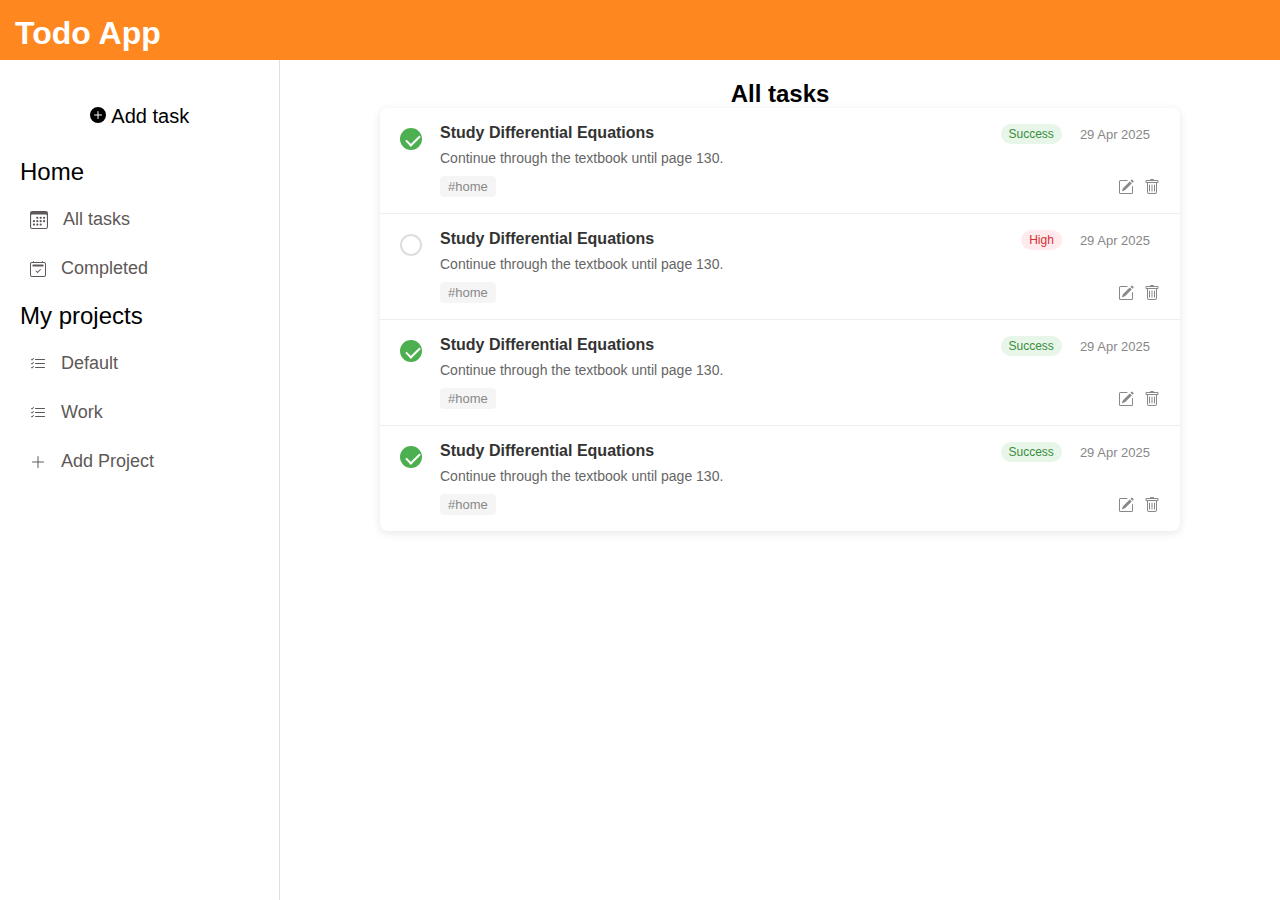
<file: index.html>
<!DOCTYPE html>
<html lang="en">
<head>
    <meta charset="UTF-8">
    <meta name="viewport" content="width=device-width, initial-scale=1.0">
    <link rel="stylesheet" href="./style.css">
    <link href="https://cdn.jsdelivr.net/npm/bootstrap@5.3.5/dist/css/bootstrap.min.css" rel="stylesheet" integrity="sha384-SgOJa3DmI69IUzQ2PVdRZhwQ+dy64/BUtbMJw1MZ8t5HZApcHrRKUc4W0kG879m7" crossorigin="anonymous">
    <title>To-Do-App</title>
</head>
<body>
    <header>
        <h1>Todo App</h1>
    </header>

    <div class="app-container">
        <!-- Sidebar -->
        <div id="side-bar-container">
            <div class="add-btn">
                <div>
                    <svg xmlns="http://www.w3.org/2000/svg" width="16" height="16" fill="currentColor" class="bi bi-plus-circle-fill" viewBox="0 0 16 16">
                        <path d="M16 8A8 8 0 1 1 0 8a8 8 0 0 1 16 0M8.5 4.5a.5.5 0 0 0-1 0v3h-3a.5.5 0 0 0 0 1h3v3a.5.5 0 0 0 1 0v-3h3a.5.5 0 0 0 0-1h-3z"/>
                    </svg>
                    <button>Add task</button>
                </div>
            </div>
            <div id="side-bar-content">
                <h3>Home</h3>
                <div class="home">
                    <div class="all-list">
                        <svg xmlns="http://www.w3.org/2000/svg" width="18" height="18" fill="currentColor" class="bi bi-calendar3" viewBox="0 0 16 16">
                            <path d="M14 0H2a2 2 0 0 0-2 2v12a2 2 0 0 0 2 2h12a2 2 0 0 0 2-2V2a2 2 0 0 0-2-2M1 3.857C1 3.384 1.448 3 2 3h12c.552 0 1 .384 1 .857v10.286c0 .473-.448.857-1 .857H2c-.552 0-1-.384-1-.857z"/>
                            <path d="M6.5 7a1 1 0 1 0 0-2 1 1 0 0 0 0 2m3 0a1 1 0 1 0 0-2 1 1 0 0 0 0 2m3 0a1 1 0 1 0 0-2 1 1 0 0 0 0 2m-9 3a1 1 0 1 0 0-2 1 1 0 0 0 0 2m3 0a1 1 0 1 0 0-2 1 1 0 0 0 0 2m3 0a1 1 0 1 0 0-2 1 1 0 0 0 0 2m3 0a1 1 0 1 0 0-2 1 1 0 0 0 0 2m-9 3a1 1 0 1 0 0-2 1 1 0 0 0 0 2m3 0a1 1 0 1 0 0-2 1 1 0 0 0 0 2m3 0a1 1 0 1 0 0-2 1 1 0 0 0 0 2"/>
                        </svg>
                        <button>All tasks</button>
                    </div>
                    <div class="completed-list">
                        <svg xmlns="http://www.w3.org/2000/svg" width="16" height="16" fill="currentColor" class="bi bi-calendar2-check" viewBox="0 0 16 16">
                            <path d="M10.854 8.146a.5.5 0 0 1 0 .708l-3 3a.5.5 0 0 1-.708 0l-1.5-1.5a.5.5 0 0 1 .708-.708L7.5 10.793l2.646-2.647a.5.5 0 0 1 .708 0"/>
                            <path d="M3.5 0a.5.5 0 0 1 .5.5V1h8V.5a.5.5 0 0 1 1 0V1h1a2 2 0 0 1 2 2v11a2 2 0 0 1-2 2H2a2 2 0 0 1-2-2V3a2 2 0 0 1 2-2h1V.5a.5.5 0 0 1 .5-.5M2 2a1 1 0 0 0-1 1v11a1 1 0 0 0 1 1h12a1 1 0 0 0 1-1V3a1 1 0 0 0-1-1z"/>
                            <path d="M2.5 4a.5.5 0 0 1 .5-.5h10a.5.5 0 0 1 .5.5v1a.5.5 0 0 1-.5.5H3a.5.5 0 0 1-.5-.5z"/>
                        </svg>
                        <button>Completed</button>
                    </div>
                </div>

                <h3>My projects</h3>
                <div class="home">
                    <div class="all-list">
                        <svg xmlns="http://www.w3.org/2000/svg" width="16" height="16" fill="currentColor" class="bi bi-list-check" viewBox="0 0 16 16">
                            <path fill-rule="evenodd" d="M5 11.5a.5.5 0 0 1 .5-.5h9a.5.5 0 0 1 0 1h-9a.5.5 0 0 1-.5-.5m0-4a.5.5 0 0 1 .5-.5h9a.5.5 0 0 1 0 1h-9a.5.5 0 0 1-.5-.5m0-4a.5.5 0 0 1 .5-.5h9a.5.5 0 0 1 0 1h-9a.5.5 0 0 1-.5-.5M3.854 2.146a.5.5 0 0 1 0 .708l-1.5 1.5a.5.5 0 0 1-.708 0l-.5-.5a.5.5 0 1 1 .708-.708L2 3.293l1.146-1.147a.5.5 0 0 1 .708 0m0 4a.5.5 0 0 1 0 .708l-1.5 1.5a.5.5 0 0 1-.708 0l-.5-.5a.5.5 0 1 1 .708-.708L2 7.293l1.146-1.147a.5.5 0 0 1 .708 0m0 4a.5.5 0 0 1 0 .708l-1.5 1.5a.5.5 0 0 1-.708 0l-.5-.5a.5.5 0 0 1 .708-.708l.146.147 1.146-1.147a.5.5 0 0 1 .708 0"/>
                        </svg>
                        <button>Default</button>
                    </div>
                    <div class="completed-list">
                        <svg xmlns="http://www.w3.org/2000/svg" width="16" height="16" fill="currentColor" class="bi bi-list-check" viewBox="0 0 16 16">
                            <path fill-rule="evenodd" d="M5 11.5a.5.5 0 0 1 .5-.5h9a.5.5 0 0 1 0 1h-9a.5.5 0 0 1-.5-.5m0-4a.5.5 0 0 1 .5-.5h9a.5.5 0 0 1 0 1h-9a.5.5 0 0 1-.5-.5m0-4a.5.5 0 0 1 .5-.5h9a.5.5 0 0 1 0 1h-9a.5.5 0 0 1-.5-.5M3.854 2.146a.5.5 0 0 1 0 .708l-1.5 1.5a.5.5 0 0 1-.708 0l-.5-.5a.5.5 0 1 1 .708-.708L2 3.293l1.146-1.147a.5.5 0 0 1 .708 0m0 4a.5.5 0 0 1 0 .708l-1.5 1.5a.5.5 0 0 1-.708 0l-.5-.5a.5.5 0 1 1 .708-.708L2 7.293l1.146-1.147a.5.5 0 0 1 .708 0m0 4a.5.5 0 0 1 0 .708l-1.5 1.5a.5.5 0 0 1-.708 0l-.5-.5a.5.5 0 0 1 .708-.708l.146.147 1.146-1.147a.5.5 0 0 1 .708 0"/>
                        </svg>
                        <button>Work</button>
                    </div>

                    <div>
                        <svg xmlns="http://www.w3.org/2000/svg" width="16" height="16" fill="currentColor" class="bi bi-plus-lg" viewBox="0 0 16 16">
                            <path fill-rule="evenodd" d="M8 2a.5.5 0 0 1 .5.5v5h5a.5.5 0 0 1 0 1h-5v5a.5.5 0 0 1-1 0v-5h-5a.5.5 0 0 1 0-1h5v-5A.5.5 0 0 1 8 2"/>
                        </svg>
                        <button>Add Project</button>
                    </div>
                </div>
            </div>
        </div>

        <!-- Main Content -->
        <div class="main-container">
            <h2>All tasks</h2>
            <!-- Task content will go here -->
            <div class="task-container">
                <div class="task-item">
                    <div class="task-checkbox">
                        <input type="checkbox" checked>
                    </div>
                    <div class="task-content">
                        <div class="task-header">
                            <h4 class="task-title">Study Differential Equations</h4>
                            <div class="header-right">
                                <span class="badge success">Success</span>
                                <div class="task-date">29 Apr 2025</div>
                            </div>
                        </div>
                        <p class="task-description">Continue through the textbook until page 130.</p>
                        <div class="task-footer">
                            <span class="task-project">#home</span>
                            <div class="action-buttons">
                                <svg xmlns="http://www.w3.org/2000/svg" width="16" height="16" fill="currentColor" class="bi bi-pencil-square action-icon" viewBox="0 0 16 16">
                                    <path d="M15.502 1.94a.5.5 0 0 1 0 .706L14.459 3.69l-2-2L13.502.646a.5.5 0 0 1 .707 0l1.293 1.293zm-1.75 2.456-2-2L4.939 9.21a.5.5 0 0 0-.121.196l-.805 2.414a.25.25 0 0 0 .316.316l2.414-.805a.5.5 0 0 0 .196-.12l6.813-6.814z"/>
                                    <path fill-rule="evenodd" d="M1 13.5A1.5 1.5 0 0 0 2.5 15h11a1.5 1.5 0 0 0 1.5-1.5v-6a.5.5 0 0 0-1 0v6a.5.5 0 0 1-.5.5h-11a.5.5 0 0 1-.5-.5v-11a.5.5 0 0 1 .5-.5H9a.5.5 0 0 0 0-1H2.5A1.5 1.5 0 0 0 1 2.5z"/>
                                </svg>
                                <svg xmlns="http://www.w3.org/2000/svg" width="16" height="16" fill="currentColor" class="bi bi-trash action-icon" viewBox="0 0 16 16">
                                    <path d="M5.5 5.5A.5.5 0 0 1 6 6v6a.5.5 0 0 1-1 0V6a.5.5 0 0 1 .5-.5m2.5 0a.5.5 0 0 1 .5.5v6a.5.5 0 0 1-1 0V6a.5.5 0 0 1 .5-.5m3 .5a.5.5 0 0 0-1 0v6a.5.5 0 0 0 1 0z"/>
                                    <path d="M14.5 3a1 1 0 0 1-1 1H13v9a2 2 0 0 1-2 2H5a2 2 0 0 1-2-2V4h-.5a1 1 0 0 1-1-1V2a1 1 0 0 1 1-1H6a1 1 0 0 1 1-1h2a1 1 0 0 1 1 1h3.5a1 1 0 0 1 1 1zM4.118 4 4 4.059V13a1 1 0 0 0 1 1h6a1 1 0 0 0 1-1V4.059L11.882 4zM2.5 3h11V2h-11z"/>
                                </svg>
                            </div>
                        </div>
                    </div>
                </div>
        
                <div class="task-item">
                    <div class="task-checkbox">
                        <input type="checkbox">
                    </div>
                    <div class="task-content">
                        <div class="task-header">
                            <h4 class="task-title">Study Differential Equations</h4>
                            <div class="header-right">
                                <span class="badge danger">High</span>
                                <div class="task-date">29 Apr 2025</div>
                            </div>
                        </div>
                        <p class="task-description">Continue through the textbook until page 130.</p>
                        <div class="task-footer">
                            <span class="task-project">#home</span>
                            <div class="action-buttons">
                                <svg xmlns="http://www.w3.org/2000/svg" width="16" height="16" fill="currentColor" class="bi bi-pencil-square action-icon" viewBox="0 0 16 16">
                                    <path d="M15.502 1.94a.5.5 0 0 1 0 .706L14.459 3.69l-2-2L13.502.646a.5.5 0 0 1 .707 0l1.293 1.293zm-1.75 2.456-2-2L4.939 9.21a.5.5 0 0 0-.121.196l-.805 2.414a.25.25 0 0 0 .316.316l2.414-.805a.5.5 0 0 0 .196-.12l6.813-6.814z"/>
                                    <path fill-rule="evenodd" d="M1 13.5A1.5 1.5 0 0 0 2.5 15h11a1.5 1.5 0 0 0 1.5-1.5v-6a.5.5 0 0 0-1 0v6a.5.5 0 0 1-.5.5h-11a.5.5 0 0 1-.5-.5v-11a.5.5 0 0 1 .5-.5H9a.5.5 0 0 0 0-1H2.5A1.5 1.5 0 0 0 1 2.5z"/>
                                </svg>
                                <svg xmlns="http://www.w3.org/2000/svg" width="16" height="16" fill="currentColor" class="bi bi-trash action-icon" viewBox="0 0 16 16">
                                    <path d="M5.5 5.5A.5.5 0 0 1 6 6v6a.5.5 0 0 1-1 0V6a.5.5 0 0 1 .5-.5m2.5 0a.5.5 0 0 1 .5.5v6a.5.5 0 0 1-1 0V6a.5.5 0 0 1 .5-.5m3 .5a.5.5 0 0 0-1 0v6a.5.5 0 0 0 1 0z"/>
                                    <path d="M14.5 3a1 1 0 0 1-1 1H13v9a2 2 0 0 1-2 2H5a2 2 0 0 1-2-2V4h-.5a1 1 0 0 1-1-1V2a1 1 0 0 1 1-1H6a1 1 0 0 1 1-1h2a1 1 0 0 1 1 1h3.5a1 1 0 0 1 1 1zM4.118 4 4 4.059V13a1 1 0 0 0 1 1h6a1 1 0 0 0 1-1V4.059L11.882 4zM2.5 3h11V2h-11z"/>
                                </svg>
                            </div>
                        </div>
                    </div>
                </div>
        
                <div class="task-item">
                    <div class="task-checkbox">
                        <input type="checkbox" checked>
                    </div>
                    <div class="task-content">
                        <div class="task-header">
                            <h4 class="task-title">Study Differential Equations</h4>
                            <div class="header-right">
                                <span class="badge success">Success</span>
                                <div class="task-date">29 Apr 2025</div>
                            </div>
                        </div>
                        <p class="task-description">Continue through the textbook until page 130.</p>
                        <div class="task-footer">
                            <span class="task-project">#home</span>
                            <div class="action-buttons">
                                <svg xmlns="http://www.w3.org/2000/svg" width="16" height="16" fill="currentColor" class="bi bi-pencil-square action-icon" viewBox="0 0 16 16">
                                    <path d="M15.502 1.94a.5.5 0 0 1 0 .706L14.459 3.69l-2-2L13.502.646a.5.5 0 0 1 .707 0l1.293 1.293zm-1.75 2.456-2-2L4.939 9.21a.5.5 0 0 0-.121.196l-.805 2.414a.25.25 0 0 0 .316.316l2.414-.805a.5.5 0 0 0 .196-.12l6.813-6.814z"/>
                                    <path fill-rule="evenodd" d="M1 13.5A1.5 1.5 0 0 0 2.5 15h11a1.5 1.5 0 0 0 1.5-1.5v-6a.5.5 0 0 0-1 0v6a.5.5 0 0 1-.5.5h-11a.5.5 0 0 1-.5-.5v-11a.5.5 0 0 1 .5-.5H9a.5.5 0 0 0 0-1H2.5A1.5 1.5 0 0 0 1 2.5z"/>
                                </svg>
                                <svg xmlns="http://www.w3.org/2000/svg" width="16" height="16" fill="currentColor" class="bi bi-trash action-icon" viewBox="0 0 16 16">
                                    <path d="M5.5 5.5A.5.5 0 0 1 6 6v6a.5.5 0 0 1-1 0V6a.5.5 0 0 1 .5-.5m2.5 0a.5.5 0 0 1 .5.5v6a.5.5 0 0 1-1 0V6a.5.5 0 0 1 .5-.5m3 .5a.5.5 0 0 0-1 0v6a.5.5 0 0 0 1 0z"/>
                                    <path d="M14.5 3a1 1 0 0 1-1 1H13v9a2 2 0 0 1-2 2H5a2 2 0 0 1-2-2V4h-.5a1 1 0 0 1-1-1V2a1 1 0 0 1 1-1H6a1 1 0 0 1 1-1h2a1 1 0 0 1 1 1h3.5a1 1 0 0 1 1 1zM4.118 4 4 4.059V13a1 1 0 0 0 1 1h6a1 1 0 0 0 1-1V4.059L11.882 4zM2.5 3h11V2h-11z"/>
                                </svg>
                            </div>
                        </div>
                    </div>
                </div>

                <div class="task-item">
                    <div class="task-checkbox">
                        <input type="checkbox" checked>
                    </div>
                    <div class="task-content">
                        <div class="task-header">
                            <h4 class="task-title">Study Differential Equations</h4>
                            <div class="header-right">
                                <span class="badge success">Success</span>
                                <div class="task-date">29 Apr 2025</div>
                            </div>
                        </div>
                        <p class="task-description">Continue through the textbook until page 130.</p>
                        <div class="task-footer">
                            <span class="task-project">#home</span>
                            <div class="action-buttons">
                                <svg xmlns="http://www.w3.org/2000/svg" width="16" height="16" fill="currentColor" class="bi bi-pencil-square action-icon" viewBox="0 0 16 16">
                                    <path d="M15.502 1.94a.5.5 0 0 1 0 .706L14.459 3.69l-2-2L13.502.646a.5.5 0 0 1 .707 0l1.293 1.293zm-1.75 2.456-2-2L4.939 9.21a.5.5 0 0 0-.121.196l-.805 2.414a.25.25 0 0 0 .316.316l2.414-.805a.5.5 0 0 0 .196-.12l6.813-6.814z"/>
                                    <path fill-rule="evenodd" d="M1 13.5A1.5 1.5 0 0 0 2.5 15h11a1.5 1.5 0 0 0 1.5-1.5v-6a.5.5 0 0 0-1 0v6a.5.5 0 0 1-.5.5h-11a.5.5 0 0 1-.5-.5v-11a.5.5 0 0 1 .5-.5H9a.5.5 0 0 0 0-1H2.5A1.5 1.5 0 0 0 1 2.5z"/>
                                </svg>
                                <svg xmlns="http://www.w3.org/2000/svg" width="16" height="16" fill="currentColor" class="bi bi-trash action-icon" viewBox="0 0 16 16">
                                    <path d="M5.5 5.5A.5.5 0 0 1 6 6v6a.5.5 0 0 1-1 0V6a.5.5 0 0 1 .5-.5m2.5 0a.5.5 0 0 1 .5.5v6a.5.5 0 0 1-1 0V6a.5.5 0 0 1 .5-.5m3 .5a.5.5 0 0 0-1 0v6a.5.5 0 0 0 1 0z"/>
                                    <path d="M14.5 3a1 1 0 0 1-1 1H13v9a2 2 0 0 1-2 2H5a2 2 0 0 1-2-2V4h-.5a1 1 0 0 1-1-1V2a1 1 0 0 1 1-1H6a1 1 0 0 1 1-1h2a1 1 0 0 1 1 1h3.5a1 1 0 0 1 1 1zM4.118 4 4 4.059V13a1 1 0 0 0 1 1h6a1 1 0 0 0 1-1V4.059L11.882 4zM2.5 3h11V2h-11z"/>
                                </svg>
                            </div>
                        </div>
                    </div>
                </div>
        
               
            </div>
        </div>
    </div>

    <!-- Dialog for adding tasks -->
    <dialog class="form-div">
        <form method="dialog">
            <label for="task-name">Title</label>
            <input type="text" placeholder="Task Name" id="task-name" name="title" required>
            
            <label for="Notes">Notes</label>
            <textarea name="Task-discription" id="Notes" placeholder="Notes" rows="4" required></textarea>
            
            <label for="date">Due Date</label>
            <input type="date" id="date">
            
            <label for="Prority">Priority</label>
            <select name="importance" id="Prority">
                <option value="low">Low</option>
                <option value="medium">Medium</option>
                <option value="high">High</option>
            </select>
            
            <label for="projects">Project</label>
            <select name="projects" id="projects">
                <option value="home">Home</option>
                <option value="work">Work</option>
                <option value="school">School</option>
            </select>
            
            <div class="form-btns">
                <button type="button" class="btn btn-success submit">Submit</button>
                <button type="button" class="btn btn-danger cancel">Cancel</button>
            </div>
        </form>
    </dialog>

    <script src="https://cdn.jsdelivr.net/npm/bootstrap@5.3.5/dist/js/bootstrap.bundle.min.js" integrity="sha384-k6d4wzSIapyDyv1kpU366/PK5hCdSbCRGRCMv+eplOQJWyd1fbcAu9OCUj5zNLiq" crossorigin="anonymous"></script>
    <script src="./index.js"></script>
</body>
</html>
</file>
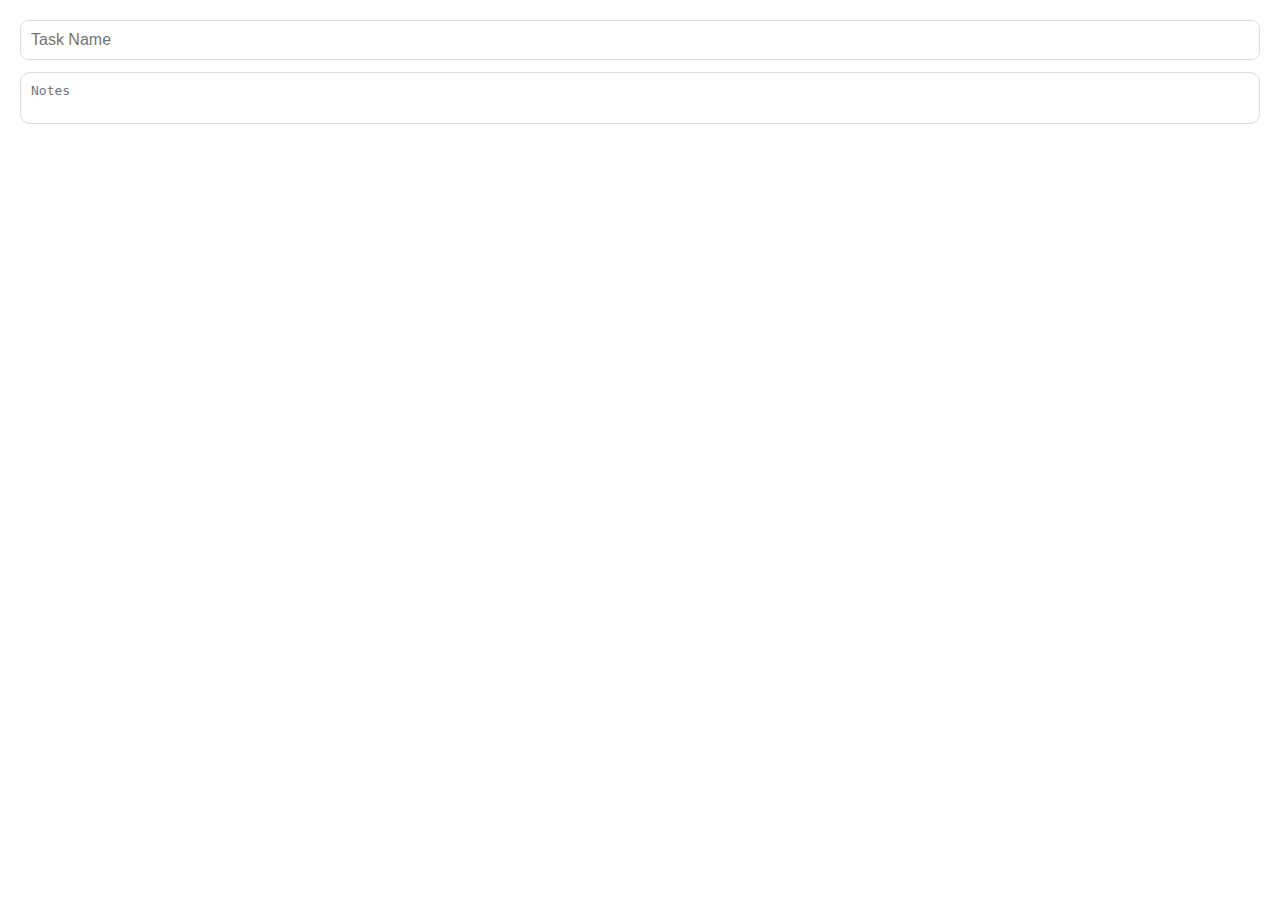
<file: form.html>
<!DOCTYPE html>
<html lang="en">
<head>
    <meta charset="UTF-8">
    <meta name="viewport" content="width=device-width, initial-scale=1.0">
    <link rel="stylesheet" href="./style.css">
    <title>Document</title>
</head>
<body>

    <form action="post">

        <input type="text" placeholder="Task Name">
        <textarea name="Task-discription" id="" placeholder="Notes"></textarea>

    </form>
    
</body>
</html>
</file>
<file: style.css>
/* Reset and base styles */
* {
    box-sizing: border-box;
    margin: 0;
    padding: 0;
  }
  
  body {
    font-family: Arial, sans-serif;
    height: 100vh;
    margin: 0;
    padding: 0;
    display: flex;
    flex-direction: column;
    overflow: hidden;
  }
  
  button, input[type=submit], input[type=reset] {
    background: none;
    color: inherit;
    border: none;
    padding: 0;
    font: inherit;
    cursor: pointer;
    outline: inherit;
  }
  
  ul {
    list-style-type: none;
  }
  
  /* Header */
  header {
    background-color: #FF871F;
    color: white;
    padding: 15px;
    height: 60px;
  }
  
  /* Main container layout */
  .app-container {
    display: flex;
    height: calc(100vh - 60px); /* Full height minus header */
    width: 100%;
  }
  
  /* Sidebar */
  #side-bar-container {
    width: 280px; /* Fixed width instead of percentage */
    border-right: 1px solid #e0e0e0;
    overflow-y: auto; /* Allow scrolling if content is too tall */
    padding: 15px;
  }
  
  /* Main content area */
  .main-container {
    flex: 1; /* Take remaining space */
    padding: 20px;
    overflow-y: auto; /* Allow scrolling */
  }
  
  h3 {
    font-size: 24px;
    font-weight: 500;
    margin: 13px 0;
  }
  
  #side-bar-content {
    padding-left: 5px;
  }
  
  .home {
    font-size: 18px;
    color: rgb(94, 88, 88);
    font-weight: 500;
  }
  
  .home div {
    display: flex;
    gap: 15px;
    align-items: center;
    margin: 8px 0;
    padding: 10px;
    border-radius: 10px;
    transition: background-color 0.2s;
  }
  
  .home div:hover {
    background-color: rgb(218, 218, 218);
    font-weight: bold;
    cursor: pointer;
  }
  
  .add-btn {
    font-weight: 500;
    display: flex;
    justify-content: center;
    margin: 20px 0;
    font-size: 20px;
    padding: 10px;
    border-radius: 10px;
    transition: background-color 0.2s;
  }
  
  .add-btn:hover {
    background-color: rgb(218, 218, 218);
    font-weight: bold;
    cursor: pointer;
  }
  
  /* Form Styling */
  .form-div {
    border: 1px solid #eee;
    width: 30%;
    max-width: 90%;
    border-radius: 20px;
    /* Center the dialog */
    position: fixed;
    top: 50%;
    left: 50%;
    transform: translate(-50%, -50%);
    margin: 0;
  }
  
  form {
    display: flex;
    flex-direction: column;
    width: 100%;
    gap: 12px;
    padding: 20px;
    margin: 0;
  }
  
  form input, select {
    padding: 10px;
    font-size: medium;
    border-radius: 8px;
    border: 1px solid #ddd;
  }
  
  textarea {
    resize: none;
    font-size: medium;
    outline: none;
    padding: 10px;
    border-radius: 10px;
    border: 1px solid #ddd;
  }
  
  input:focus, textarea:focus, select:focus {
    outline: 2px solid orange;
  }
  
  .form-btns {
    display: flex;
    justify-content: flex-end;
    gap: 15px;
    margin-top: 10px;
  }

  .main-container h2 {
    text-align: center;

  }

  /*This is the task part*/

  .task-container {
    max-width: 800px;
    margin: 0 auto;
    background-color: white;
    border-radius: 8px;
    box-shadow: 0 2px 10px rgba(0, 0, 0, 0.1);
    overflow: hidden;
}

.task-item {
    display: flex;
    padding: 16px 20px;
    border-bottom: 1px solid #eee;
    position: relative;
}

.task-item:last-child {
    border-bottom: none;
}

.task-checkbox {
    flex: 0 0 40px;
    display: flex;
    align-items: flex-start;
    padding-top: 4px;
}

.task-checkbox input[type="checkbox"] {
    -webkit-appearance: none;
    appearance: none;
    width: 22px;
    height: 22px;
    border: 2px solid #ddd;
    border-radius: 50%;
    cursor: pointer;
    position: relative;
}

.task-checkbox input[type="checkbox"]:checked {
    background-color: #4CAF50;
    border-color: #4CAF50;
}

.task-checkbox input[type="checkbox"]:checked:after {
    content: '';
    position: absolute;
    width: 6px;
    height: 12px;
    border: solid white;
    border-width: 0 2px 2px 0;
    transform: rotate(45deg);
    top: 2px;
    left: 7px;
}

.task-content {
    flex: 1;
}

.task-header {
    display: flex;
    justify-content: space-between;
    align-items: flex-start;
    margin-bottom: 6px;
}

.task-title {
    font-size: 16px;
    font-weight: 600;
    color: #333;
}

.task-description {
    font-size: 14px;
    color: #666;
    margin-bottom: 10px;
}

.task-footer {
    display: flex;
    justify-content: space-between;
    align-items: center;
}

.task-project {
    color: #888;
    font-size: 13px;
    background-color: #f5f5f5;
    padding: 3px 8px;
    border-radius: 4px;
}

.task-date {
    font-size: 13px;
    color: #888;
    margin-right: 10px;
}

.badge {
    display: inline-block;
    padding: 4px 8px;
    font-size: 12px;
    font-weight: 500;
    line-height: 1;
    text-align: center;
    white-space: nowrap;
    vertical-align: baseline;
    border-radius: 20px;
    margin-right: 10px;
}

.badge.success {
    background-color: #e8f5e9;
    color: #388e3c;
}

.badge.danger {
    background-color: #ffebee;
    color: #d32f2f;
}
.badge.warning {
  background-color: #fff8e1;
  color: #f57c00;
}

.header-right {
    display: flex;
    align-items: center;
    gap: 8px;
}

.action-buttons {
    display: flex;
    gap: 10px;
}

.action-icon {
    cursor: pointer;
    color: #888;
}

.action-icon:hover {
    color: #333;
}
  
  /* Responsive design */
  @media (max-width: 768px) {
    .app-container {
      flex-direction: column;
    }
    
    #side-bar-container {
      width: 100%;
      border-right: none;
      border-bottom: 1px solid #e0e0e0;
      height: auto;
      max-height: 40vh;
    }
    
    .main-container {
      height: 60vh;
    }
  }
</file>
